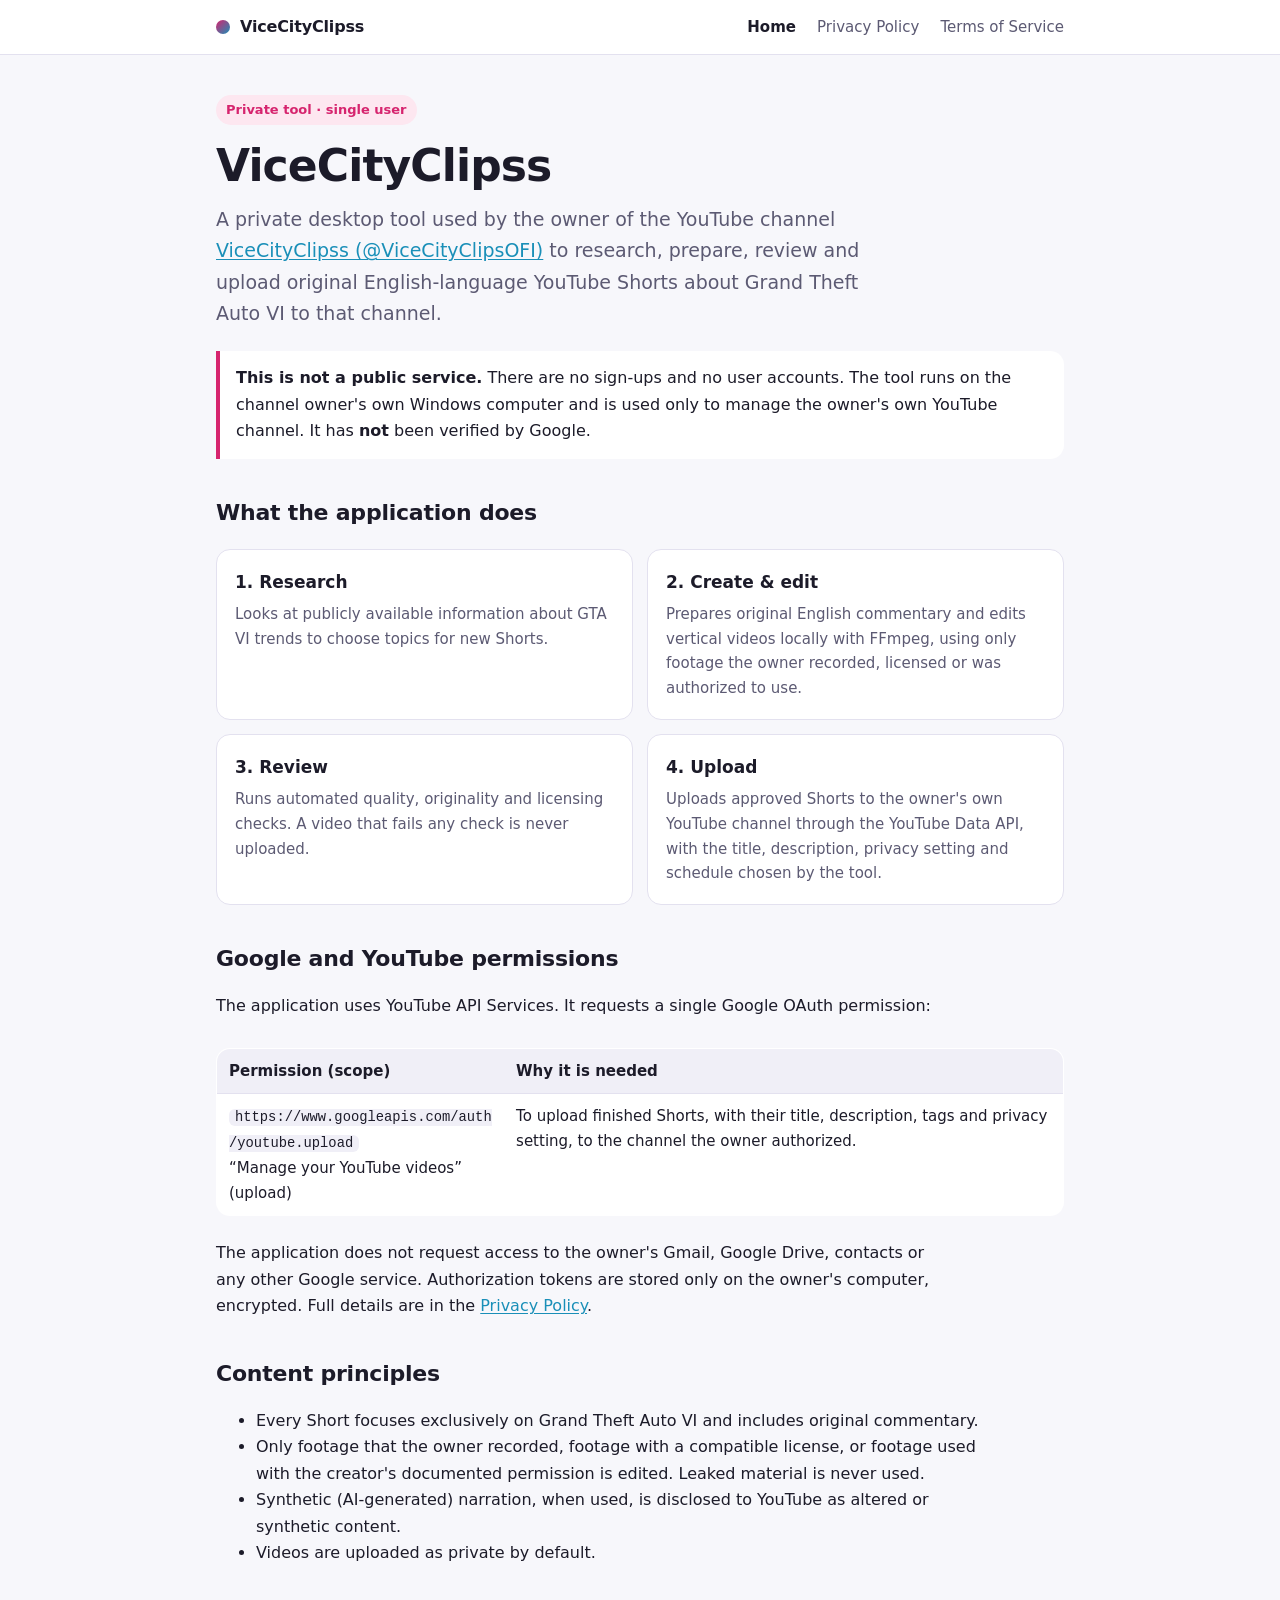
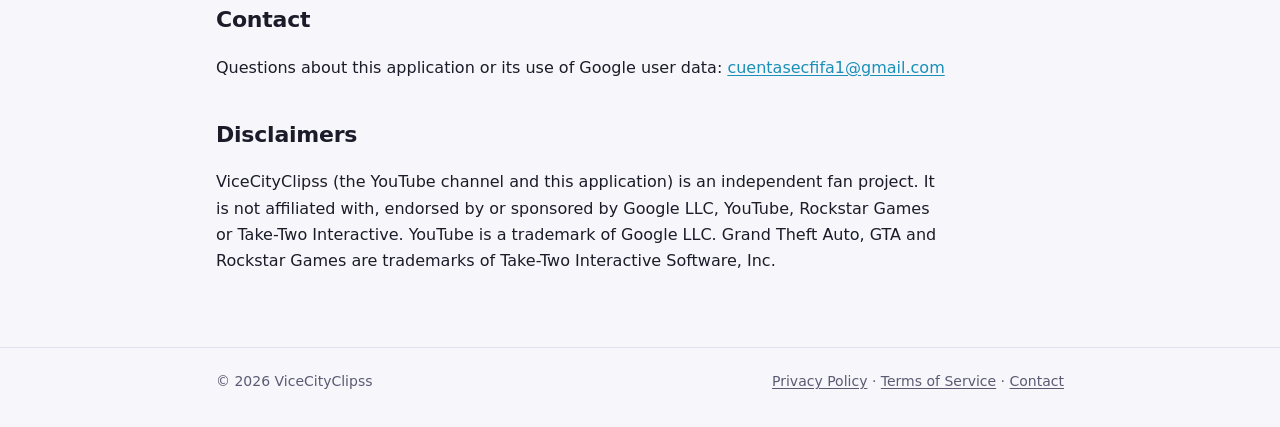
<file: index.html>
<!doctype html>
<html lang="en">
<head>
  <meta charset="utf-8">
  <meta name="viewport" content="width=device-width, initial-scale=1">
  <title>ViceCityClipss</title>
  <meta name="description" content="ViceCityClipss is a private tool used by the owner of the ViceCityClipss YouTube channel to prepare and upload original GTA VI Shorts to that channel.">
  <link rel="stylesheet" href="styles.css">
</head>
<body>
  <header class="site">
    <div class="wrap">
      <a class="brand" href="index.html"><span class="dot" aria-hidden="true"></span>ViceCityClipss</a>
      <nav aria-label="Main">
        <a href="index.html" aria-current="page">Home</a>
        <a href="privacy.html">Privacy Policy</a>
        <a href="terms.html">Terms of Service</a>
      </nav>
    </div>
  </header>

  <main>
    <div class="wrap">
      <section class="hero">
        <span class="badge">Private tool · single user</span>
        <h1>ViceCityClipss</h1>
        <p class="lead">
          A private desktop tool used by the owner of the YouTube channel
          <a href="https://www.youtube.com/@ViceCityClipsOFI">ViceCityClipss (@ViceCityClipsOFI)</a>
          to research, prepare, review and upload original English-language YouTube Shorts about
          Grand Theft Auto VI to that channel.
        </p>
      </section>

      <div class="notice">
        <strong>This is not a public service.</strong> There are no sign-ups and no user accounts.
        The tool runs on the channel owner's own Windows computer and is used only to manage the
        owner's own YouTube channel. It has <strong>not</strong> been verified by Google.
      </div>

      <h2>What the application does</h2>
      <div class="grid">
        <div class="card">
          <h3>1. Research</h3>
          <p>Looks at publicly available information about GTA VI trends to choose topics for new Shorts.</p>
        </div>
        <div class="card">
          <h3>2. Create &amp; edit</h3>
          <p>Prepares original English commentary and edits vertical videos locally with FFmpeg, using only footage the owner recorded, licensed or was authorized to use.</p>
        </div>
        <div class="card">
          <h3>3. Review</h3>
          <p>Runs automated quality, originality and licensing checks. A video that fails any check is never uploaded.</p>
        </div>
        <div class="card">
          <h3>4. Upload</h3>
          <p>Uploads approved Shorts to the owner's own YouTube channel through the YouTube Data API, with the title, description, privacy setting and schedule chosen by the tool.</p>
        </div>
      </div>

      <h2>Google and YouTube permissions</h2>
      <p>
        The application uses YouTube API Services. It requests a single Google OAuth permission:
      </p>
      <div class="table-scroll">
        <table>
          <tr><th>Permission (scope)</th><th>Why it is needed</th></tr>
          <tr>
            <td><code>https://www.googleapis.com/auth/youtube.upload</code><br>“Manage your YouTube videos” (upload)</td>
            <td>To upload finished Shorts, with their title, description, tags and privacy setting, to the channel the owner authorized.</td>
          </tr>
        </table>
      </div>
      <p>
        The application does not request access to the owner's Gmail, Google Drive, contacts or any other
        Google service. Authorization tokens are stored only on the owner's computer, encrypted.
        Full details are in the <a href="privacy.html">Privacy Policy</a>.
      </p>

      <h2>Content principles</h2>
      <ul>
        <li>Every Short focuses exclusively on Grand Theft Auto VI and includes original commentary.</li>
        <li>Only footage that the owner recorded, footage with a compatible license, or footage used with the creator's documented permission is edited. Leaked material is never used.</li>
        <li>Synthetic (AI-generated) narration, when used, is disclosed to YouTube as altered or synthetic content.</li>
        <li>Videos are uploaded as private by default.</li>
      </ul>

      <h2>Contact</h2>
      <p>
        Questions about this application or its use of Google user data:
        <a href="mailto:cuentasecfifa1@gmail.com">cuentasecfifa1@gmail.com</a>
      </p>

      <h2>Disclaimers</h2>
      <p>
        ViceCityClipss (the YouTube channel and this application) is an independent fan project. It is not affiliated
        with, endorsed by or sponsored by Google LLC, YouTube, Rockstar Games or Take-Two Interactive.
        YouTube is a trademark of Google LLC. Grand Theft Auto, GTA and Rockstar Games are trademarks of
        Take-Two Interactive Software, Inc.
      </p>
    </div>
  </main>

  <footer class="site">
    <div class="wrap">
      <span>© 2026 ViceCityClipss</span>
      <span><a href="privacy.html">Privacy Policy</a> · <a href="terms.html">Terms of Service</a> · <a href="mailto:cuentasecfifa1@gmail.com">Contact</a></span>
    </div>
  </footer>
</body>
</html>
</file>
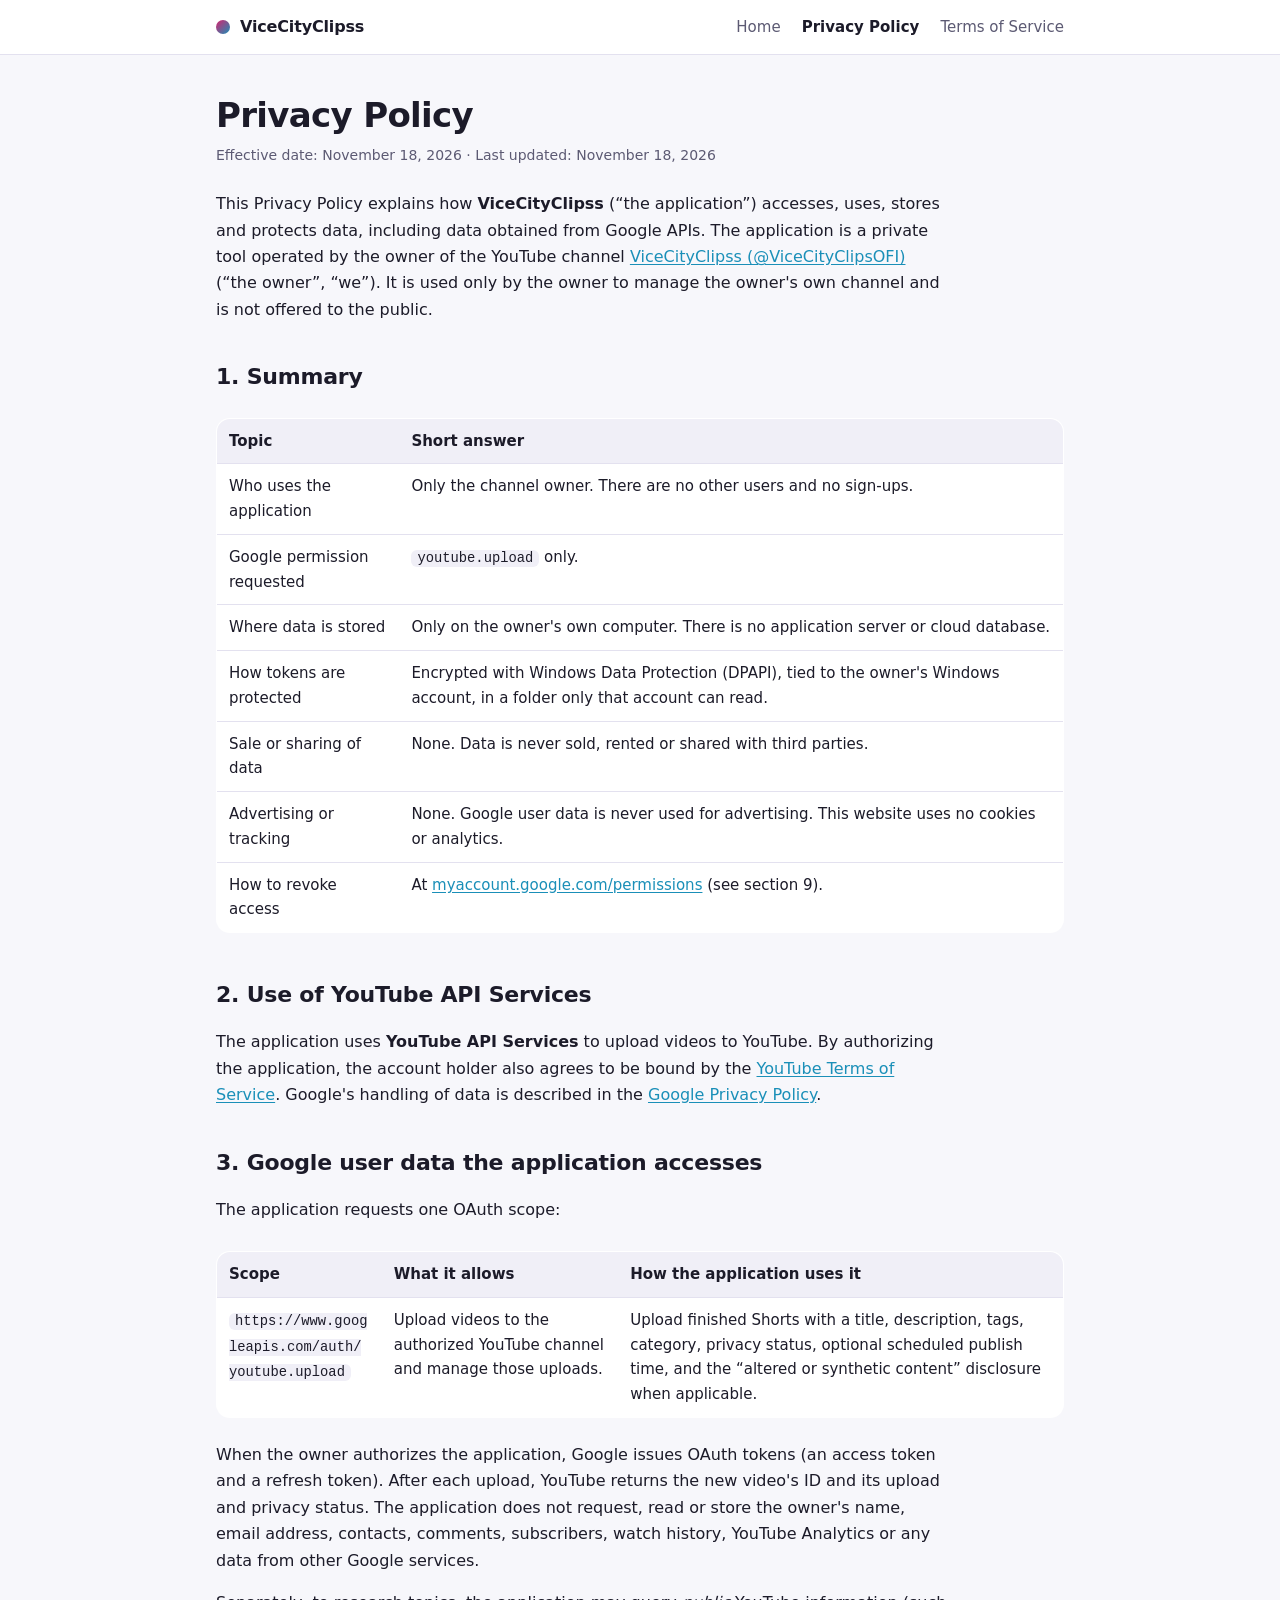
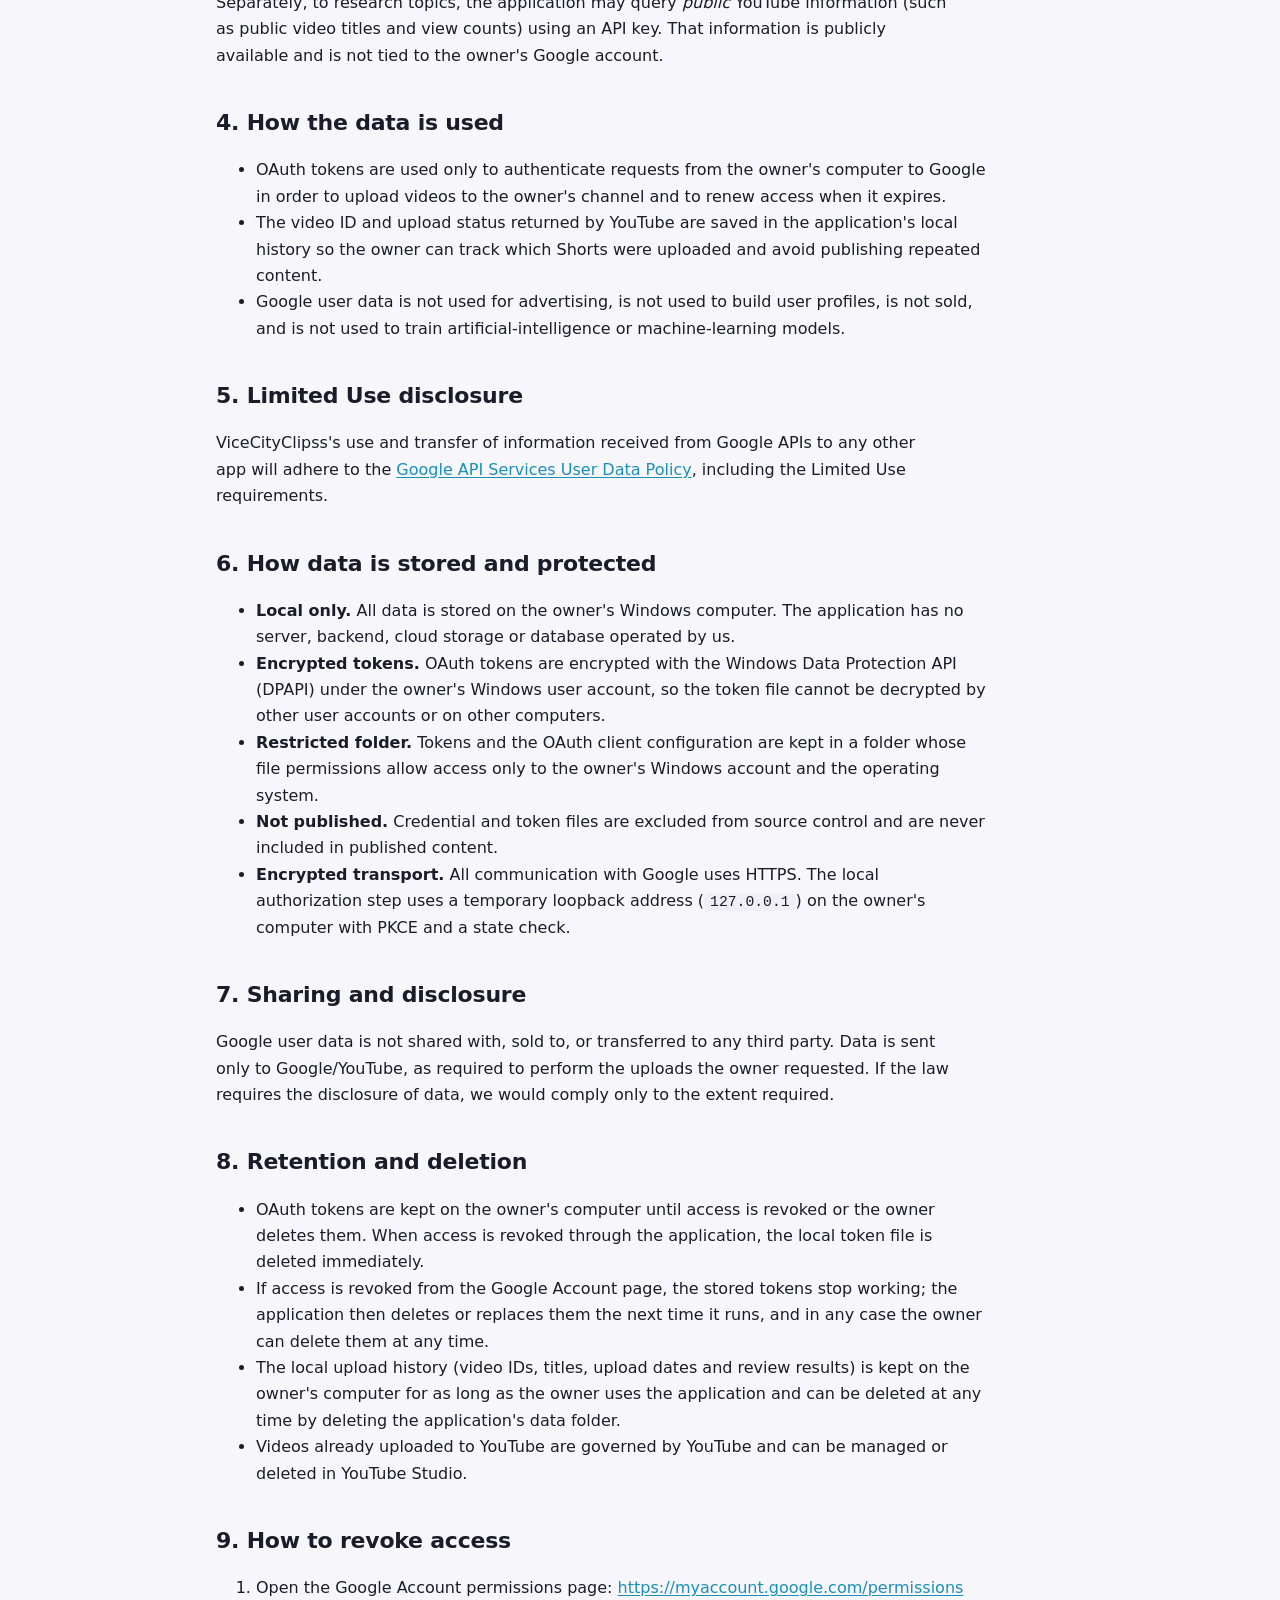
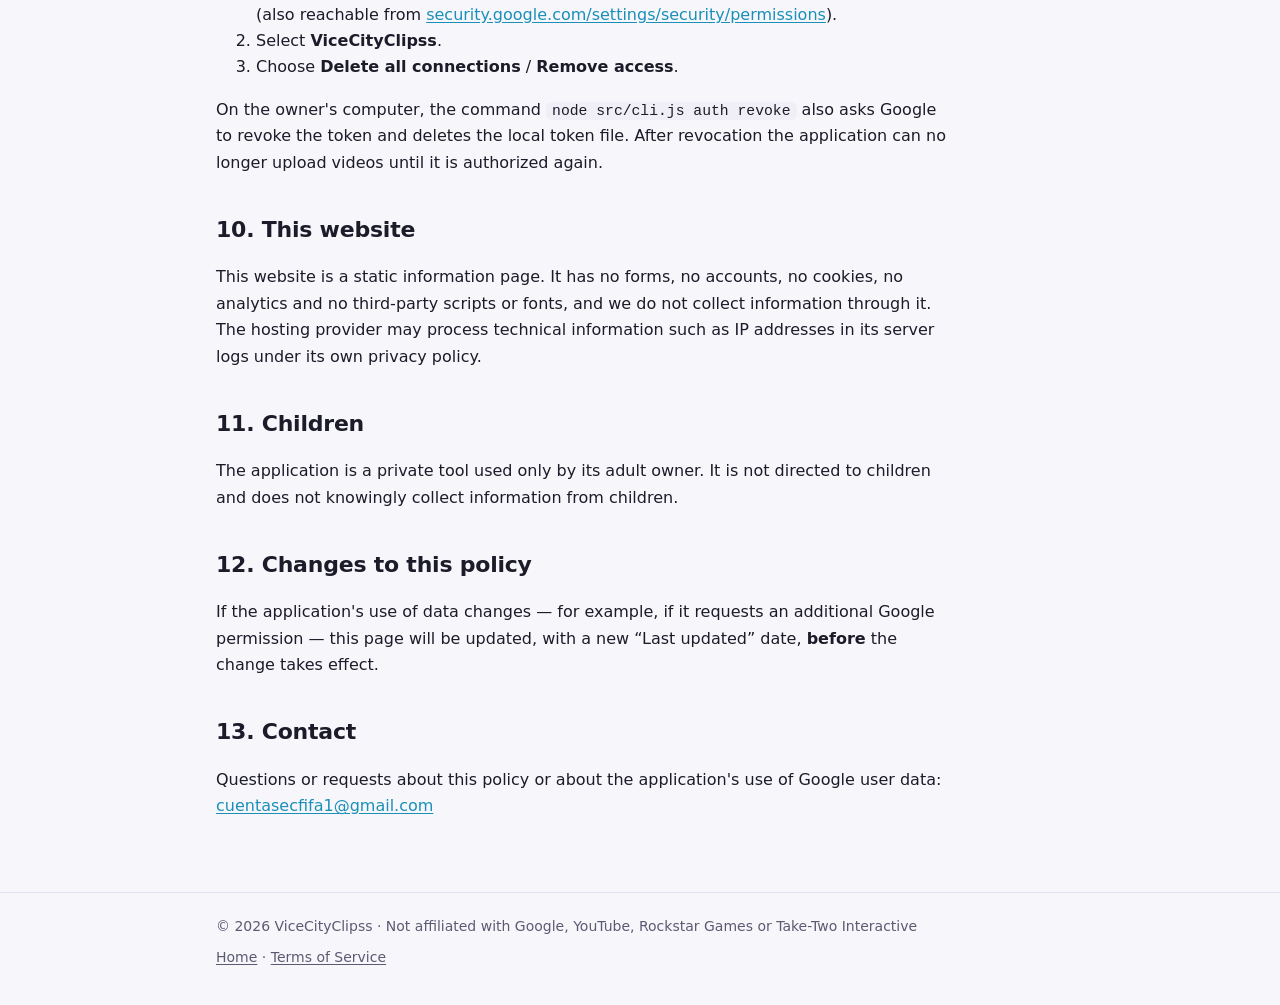
<file: privacy.html>
<!doctype html>
<html lang="en">
<head>
  <meta charset="utf-8">
  <meta name="viewport" content="width=device-width, initial-scale=1">
  <title>Privacy Policy · ViceCityClipss</title>
  <meta name="description" content="How ViceCityClipss accesses, uses, stores and protects Google user data, and how to revoke access.">
  <link rel="stylesheet" href="styles.css">
</head>
<body>
  <header class="site">
    <div class="wrap">
      <a class="brand" href="index.html"><span class="dot" aria-hidden="true"></span>ViceCityClipss</a>
      <nav aria-label="Main">
        <a href="index.html">Home</a>
        <a href="privacy.html" aria-current="page">Privacy Policy</a>
        <a href="terms.html">Terms of Service</a>
      </nav>
    </div>
  </header>

  <main>
    <div class="wrap">
      <h1>Privacy Policy</h1>
      <p class="meta">Effective date: November 18, 2026 · Last updated: November 18, 2026</p>

      <p>
        This Privacy Policy explains how <strong>ViceCityClipss</strong> (“the application”)
        accesses, uses, stores and protects data, including data obtained from Google APIs. The application
        is a private tool operated by the owner of the YouTube channel
        <a href="https://www.youtube.com/@ViceCityClipsOFI">ViceCityClipss (@ViceCityClipsOFI)</a>
        (“the owner”, “we”). It is used only by the owner to manage the owner's own channel and is not offered
        to the public.
      </p>

      <h2>1. Summary</h2>
      <div class="table-scroll">
        <table>
          <tr><th>Topic</th><th>Short answer</th></tr>
          <tr><td>Who uses the application</td><td>Only the channel owner. There are no other users and no sign-ups.</td></tr>
          <tr><td>Google permission requested</td><td><code>youtube.upload</code> only.</td></tr>
          <tr><td>Where data is stored</td><td>Only on the owner's own computer. There is no application server or cloud database.</td></tr>
          <tr><td>How tokens are protected</td><td>Encrypted with Windows Data Protection (DPAPI), tied to the owner's Windows account, in a folder only that account can read.</td></tr>
          <tr><td>Sale or sharing of data</td><td>None. Data is never sold, rented or shared with third parties.</td></tr>
          <tr><td>Advertising or tracking</td><td>None. Google user data is never used for advertising. This website uses no cookies or analytics.</td></tr>
          <tr><td>How to revoke access</td><td>At <a href="https://myaccount.google.com/permissions">myaccount.google.com/permissions</a> (see section 9).</td></tr>
        </table>
      </div>

      <h2>2. Use of YouTube API Services</h2>
      <p>
        The application uses <strong>YouTube API Services</strong> to upload videos to YouTube. By authorizing
        the application, the account holder also agrees to be bound by the
        <a href="https://www.youtube.com/t/terms">YouTube Terms of Service</a>. Google's handling of data is
        described in the <a href="https://policies.google.com/privacy">Google Privacy Policy</a>.
      </p>

      <h2>3. Google user data the application accesses</h2>
      <p>The application requests one OAuth scope:</p>
      <div class="table-scroll">
        <table>
          <tr><th>Scope</th><th>What it allows</th><th>How the application uses it</th></tr>
          <tr>
            <td><code>https://www.googleapis.com/auth/youtube.upload</code></td>
            <td>Upload videos to the authorized YouTube channel and manage those uploads.</td>
            <td>Upload finished Shorts with a title, description, tags, category, privacy status, optional scheduled publish time, and the “altered or synthetic content” disclosure when applicable.</td>
          </tr>
        </table>
      </div>
      <p>
        When the owner authorizes the application, Google issues OAuth tokens (an access token and a refresh
        token). After each upload, YouTube returns the new video's ID and its upload and privacy status.
        The application does not request, read or store the owner's name, email address, contacts, comments,
        subscribers, watch history, YouTube Analytics or any data from other Google services.
      </p>
      <p>
        Separately, to research topics, the application may query <em>public</em> YouTube information (such as
        public video titles and view counts) using an API key. That information is publicly available and is
        not tied to the owner's Google account.
      </p>

      <h2>4. How the data is used</h2>
      <ul>
        <li>OAuth tokens are used only to authenticate requests from the owner's computer to Google in order to upload videos to the owner's channel and to renew access when it expires.</li>
        <li>The video ID and upload status returned by YouTube are saved in the application's local history so the owner can track which Shorts were uploaded and avoid publishing repeated content.</li>
        <li>Google user data is not used for advertising, is not used to build user profiles, is not sold, and is not used to train artificial-intelligence or machine-learning models.</li>
      </ul>

      <h2>5. Limited Use disclosure</h2>
      <p>
        ViceCityClipss's use and transfer of information received from Google APIs to any other app
        will adhere to the
        <a href="https://developers.google.com/terms/api-services-user-data-policy">Google API Services User Data Policy</a>,
        including the Limited Use requirements.
      </p>

      <h2>6. How data is stored and protected</h2>
      <ul>
        <li><strong>Local only.</strong> All data is stored on the owner's Windows computer. The application has no server, backend, cloud storage or database operated by us.</li>
        <li><strong>Encrypted tokens.</strong> OAuth tokens are encrypted with the Windows Data Protection API (DPAPI) under the owner's Windows user account, so the token file cannot be decrypted by other user accounts or on other computers.</li>
        <li><strong>Restricted folder.</strong> Tokens and the OAuth client configuration are kept in a folder whose file permissions allow access only to the owner's Windows account and the operating system.</li>
        <li><strong>Not published.</strong> Credential and token files are excluded from source control and are never included in published content.</li>
        <li><strong>Encrypted transport.</strong> All communication with Google uses HTTPS. The local authorization step uses a temporary loopback address (<code>127.0.0.1</code>) on the owner's computer with PKCE and a state check.</li>
      </ul>

      <h2>7. Sharing and disclosure</h2>
      <p>
        Google user data is not shared with, sold to, or transferred to any third party. Data is sent only to
        Google/YouTube, as required to perform the uploads the owner requested. If the law requires the
        disclosure of data, we would comply only to the extent required.
      </p>

      <h2>8. Retention and deletion</h2>
      <ul>
        <li>OAuth tokens are kept on the owner's computer until access is revoked or the owner deletes them. When access is revoked through the application, the local token file is deleted immediately.</li>
        <li>If access is revoked from the Google Account page, the stored tokens stop working; the application then deletes or replaces them the next time it runs, and in any case the owner can delete them at any time.</li>
        <li>The local upload history (video IDs, titles, upload dates and review results) is kept on the owner's computer for as long as the owner uses the application and can be deleted at any time by deleting the application's data folder.</li>
        <li>Videos already uploaded to YouTube are governed by YouTube and can be managed or deleted in YouTube Studio.</li>
      </ul>

      <h2>9. How to revoke access</h2>
      <ol>
        <li>Open the Google Account permissions page: <a href="https://myaccount.google.com/permissions">https://myaccount.google.com/permissions</a> (also reachable from <a href="https://security.google.com/settings/security/permissions">security.google.com/settings/security/permissions</a>).</li>
        <li>Select <strong>ViceCityClipss</strong>.</li>
        <li>Choose <strong>Delete all connections</strong> / <strong>Remove access</strong>.</li>
      </ol>
      <p>
        On the owner's computer, the command <code>node src/cli.js auth revoke</code> also asks Google to revoke
        the token and deletes the local token file. After revocation the application can no longer upload
        videos until it is authorized again.
      </p>

      <h2>10. This website</h2>
      <p>
        This website is a static information page. It has no forms, no accounts, no cookies, no analytics and
        no third-party scripts or fonts, and we do not collect information through it. The hosting provider
        may process technical information such as IP addresses in its server logs under its own privacy policy.
      </p>

      <h2>11. Children</h2>
      <p>
        The application is a private tool used only by its adult owner. It is not directed to children and does
        not knowingly collect information from children.
      </p>

      <h2>12. Changes to this policy</h2>
      <p>
        If the application's use of data changes — for example, if it requests an additional Google permission —
        this page will be updated, with a new “Last updated” date, <strong>before</strong> the change takes effect.
      </p>

      <h2>13. Contact</h2>
      <p>
        Questions or requests about this policy or about the application's use of Google user data:
        <a href="mailto:cuentasecfifa1@gmail.com">cuentasecfifa1@gmail.com</a>
      </p>
    </div>
  </main>

  <footer class="site">
    <div class="wrap">
      <span>© 2026 ViceCityClipss · Not affiliated with Google, YouTube, Rockstar Games or Take-Two Interactive</span>
      <span><a href="index.html">Home</a> · <a href="terms.html">Terms of Service</a></span>
    </div>
  </footer>
</body>
</html>
</file>
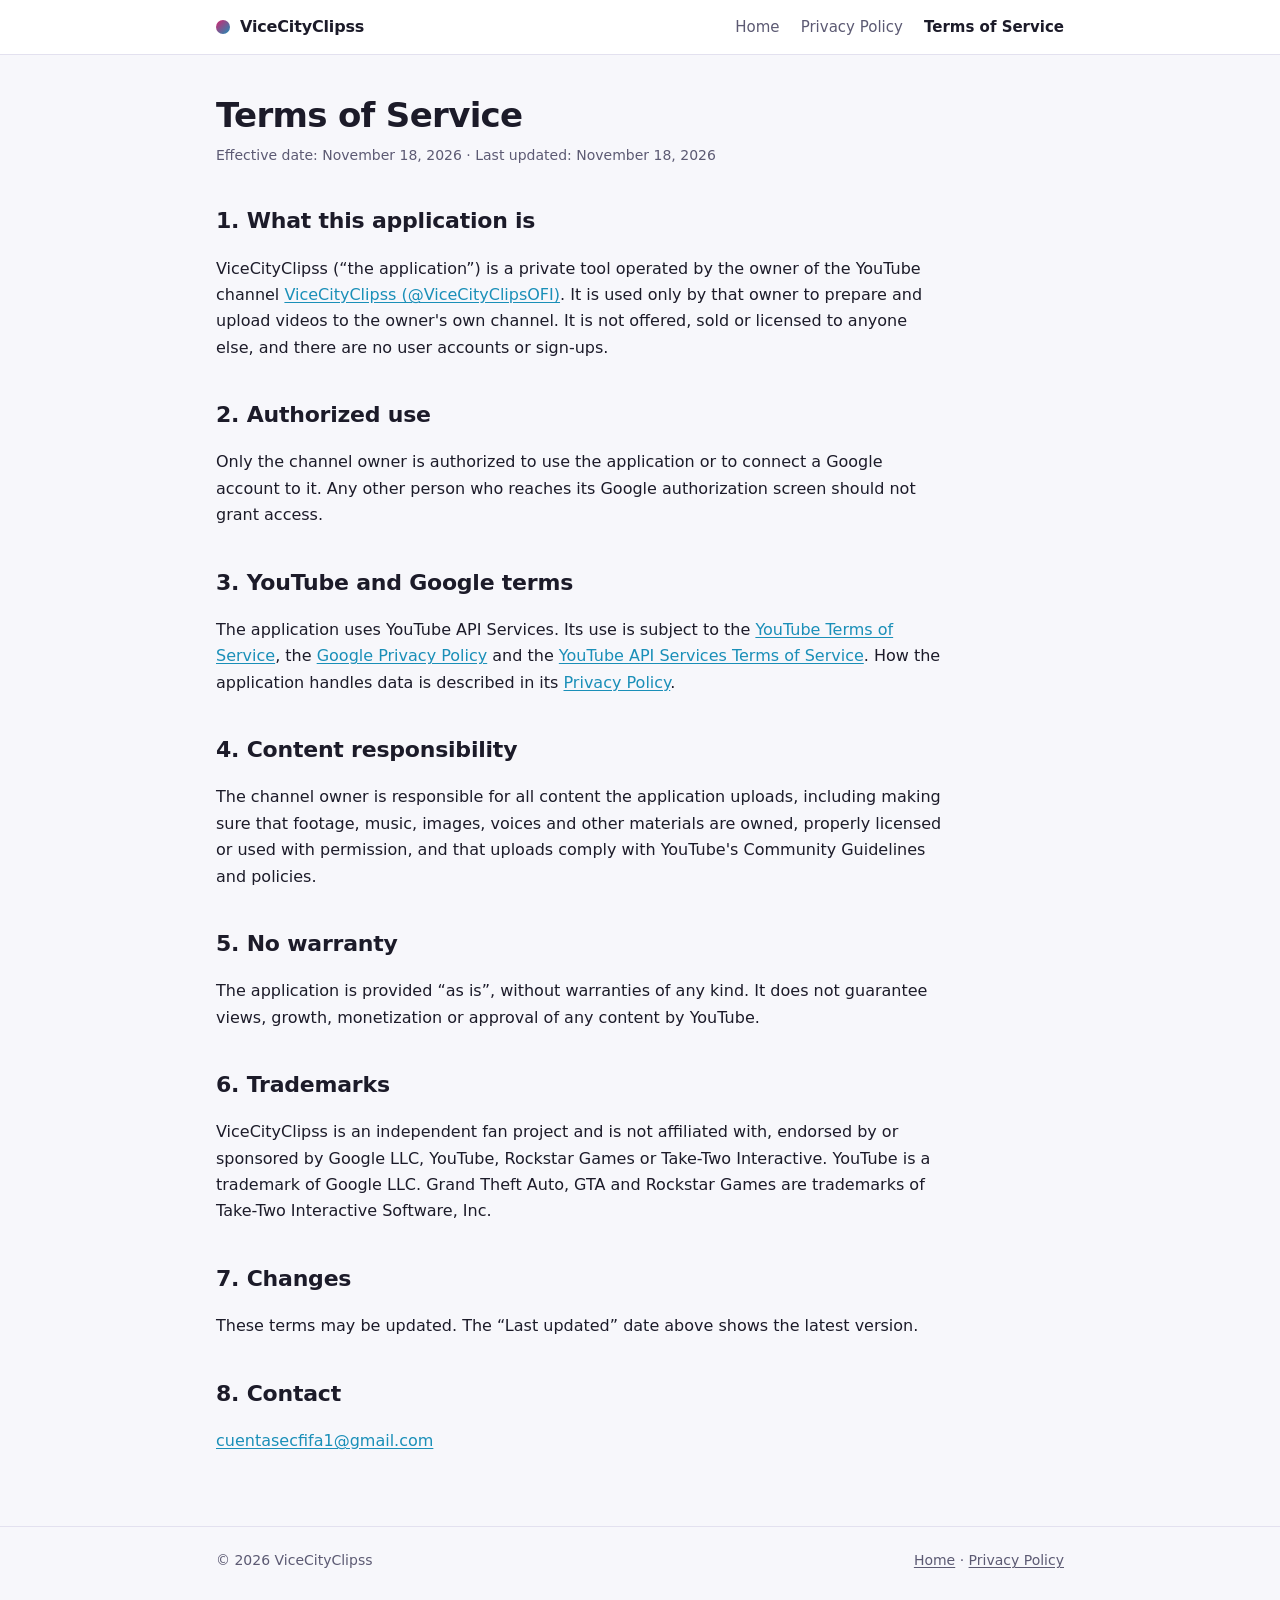
<file: terms.html>
<!doctype html>
<html lang="en">
<head>
  <meta charset="utf-8">
  <meta name="viewport" content="width=device-width, initial-scale=1">
  <title>Terms of Service · ViceCityClipss</title>
  <meta name="description" content="Terms of Service for ViceCityClipss, a private single-user tool.">
  <link rel="stylesheet" href="styles.css">
</head>
<body>
  <header class="site">
    <div class="wrap">
      <a class="brand" href="index.html"><span class="dot" aria-hidden="true"></span>ViceCityClipss</a>
      <nav aria-label="Main">
        <a href="index.html">Home</a>
        <a href="privacy.html">Privacy Policy</a>
        <a href="terms.html" aria-current="page">Terms of Service</a>
      </nav>
    </div>
  </header>

  <main>
    <div class="wrap">
      <h1>Terms of Service</h1>
      <p class="meta">Effective date: November 18, 2026 · Last updated: November 18, 2026</p>

      <h2>1. What this application is</h2>
      <p>
        ViceCityClipss (“the application”) is a private tool operated by the owner of the YouTube
        channel <a href="https://www.youtube.com/@ViceCityClipsOFI">ViceCityClipss (@ViceCityClipsOFI)</a>.
        It is used only by that owner to prepare and upload videos to the owner's own channel. It is not offered,
        sold or licensed to anyone else, and there are no user accounts or sign-ups.
      </p>

      <h2>2. Authorized use</h2>
      <p>
        Only the channel owner is authorized to use the application or to connect a Google account to it.
        Any other person who reaches its Google authorization screen should not grant access.
      </p>

      <h2>3. YouTube and Google terms</h2>
      <p>
        The application uses YouTube API Services. Its use is subject to the
        <a href="https://www.youtube.com/t/terms">YouTube Terms of Service</a>, the
        <a href="https://policies.google.com/privacy">Google Privacy Policy</a> and the
        <a href="https://developers.google.com/youtube/terms/api-services-terms-of-service">YouTube API Services Terms of Service</a>.
        How the application handles data is described in its <a href="privacy.html">Privacy Policy</a>.
      </p>

      <h2>4. Content responsibility</h2>
      <p>
        The channel owner is responsible for all content the application uploads, including making sure that
        footage, music, images, voices and other materials are owned, properly licensed or used with permission,
        and that uploads comply with YouTube's Community Guidelines and policies.
      </p>

      <h2>5. No warranty</h2>
      <p>
        The application is provided “as is”, without warranties of any kind. It does not guarantee views,
        growth, monetization or approval of any content by YouTube.
      </p>

      <h2>6. Trademarks</h2>
      <p>
        ViceCityClipss is an independent fan project and is not affiliated with, endorsed by or sponsored by
        Google LLC, YouTube, Rockstar Games or Take-Two Interactive. YouTube is a trademark of Google LLC.
        Grand Theft Auto, GTA and Rockstar Games are trademarks of Take-Two Interactive Software, Inc.
      </p>

      <h2>7. Changes</h2>
      <p>These terms may be updated. The “Last updated” date above shows the latest version.</p>

      <h2>8. Contact</h2>
      <p><a href="mailto:cuentasecfifa1@gmail.com">cuentasecfifa1@gmail.com</a></p>
    </div>
  </main>

  <footer class="site">
    <div class="wrap">
      <span>© 2026 ViceCityClipss</span>
      <span><a href="index.html">Home</a> · <a href="privacy.html">Privacy Policy</a></span>
    </div>
  </footer>
</body>
</html>
</file>
<file: styles.css>
:root {
  --bg: #f7f7fb;
  --surface: #ffffff;
  --text: #1c1b29;
  --muted: #5c5a73;
  --border: #e3e1ef;
  --accent: #d6246e;
  --accent-2: #1a8fb8;
  --accent-soft: #fde7f0;
  --code-bg: #f0eff7;
  --radius: 14px;
  --maxw: 880px;
}

@media (prefers-color-scheme: dark) {
  :root {
    --bg: #0f0e17;
    --surface: #18172a;
    --text: #ecebf5;
    --muted: #a7a5c0;
    --border: #2b2944;
    --accent: #ff5fa2;
    --accent-2: #4cc3ea;
    --accent-soft: #2a1730;
    --code-bg: #221f38;
  }
}

* { box-sizing: border-box; }

html { -webkit-text-size-adjust: 100%; }

body {
  margin: 0;
  background: var(--bg);
  color: var(--text);
  font: 16px/1.65 system-ui, -apple-system, "Segoe UI", Roboto, "Helvetica Neue", Arial, sans-serif;
}

a { color: var(--accent-2); text-underline-offset: 2px; }
a:hover { color: var(--accent); }

.wrap { max-width: var(--maxw); margin: 0 auto; padding: 0 16px; }

header.site {
  border-bottom: 1px solid var(--border);
  background: var(--surface);
}
header.site .wrap {
  display: flex;
  align-items: center;
  justify-content: space-between;
  gap: 12px;
  flex-wrap: wrap;
  padding-top: 14px;
  padding-bottom: 14px;
}
.brand {
  font-weight: 750;
  letter-spacing: -0.01em;
  color: var(--text);
  text-decoration: none;
  display: inline-flex;
  align-items: center;
  gap: 10px;
}
.brand .dot {
  width: 14px;
  height: 14px;
  border-radius: 50%;
  background: linear-gradient(135deg, var(--accent), var(--accent-2));
  flex: none;
}
nav a {
  color: var(--muted);
  text-decoration: none;
  margin-left: 16px;
  font-size: 15px;
}
nav a:first-child { margin-left: 0; }
nav a[aria-current="page"] { color: var(--text); font-weight: 600; }
nav a:hover { color: var(--accent); }

main { padding: 40px 0 56px; }

.hero h1 {
  font-size: clamp(30px, 6vw, 44px);
  line-height: 1.12;
  letter-spacing: -0.02em;
  margin: 0 0 14px;
}
.hero p.lead { font-size: 19px; color: var(--muted); margin: 0 0 22px; max-width: 680px; }

.badge {
  display: inline-block;
  font-size: 13px;
  font-weight: 600;
  padding: 4px 10px;
  border-radius: 999px;
  background: var(--accent-soft);
  color: var(--accent);
  margin-bottom: 16px;
}

h1 { font-size: 34px; line-height: 1.2; letter-spacing: -0.02em; margin: 0 0 8px; }
h2 { font-size: 22px; margin: 36px 0 10px; letter-spacing: -0.01em; }
h3 { font-size: 17px; margin: 22px 0 6px; }
p, li { max-width: 72ch; }
.meta { color: var(--muted); font-size: 14px; margin: 0 0 24px; }

.grid {
  display: grid;
  grid-template-columns: repeat(2, minmax(0, 1fr));
  gap: 14px;
  margin: 18px 0;
}
.card {
  background: var(--surface);
  border: 1px solid var(--border);
  border-radius: var(--radius);
  padding: 18px;
}
.card h3 { margin-top: 0; }
.card p { margin: 0; color: var(--muted); font-size: 15px; }

.notice {
  border-left: 4px solid var(--accent);
  background: var(--surface);
  border-radius: 0 var(--radius) var(--radius) 0;
  padding: 14px 16px;
  margin: 20px 0;
}

table {
  width: 100%;
  border-collapse: collapse;
  background: var(--surface);
  border: 1px solid var(--border);
  border-radius: var(--radius);
  overflow: hidden;
  font-size: 15px;
  margin: 12px 0 8px;
}
th, td { text-align: left; vertical-align: top; padding: 10px 12px; border-bottom: 1px solid var(--border); }
tr:last-child td { border-bottom: 0; }
th { font-weight: 650; background: var(--code-bg); }
.table-scroll { overflow-x: auto; }

code {
  font-family: ui-monospace, "Cascadia Code", Consolas, monospace;
  font-size: 0.92em;
  background: var(--code-bg);
  padding: 1px 6px;
  border-radius: 6px;
  word-break: break-word;
}

footer.site {
  border-top: 1px solid var(--border);
  color: var(--muted);
  font-size: 14px;
  padding: 22px 0 36px;
}
footer.site .wrap { display: flex; flex-wrap: wrap; gap: 8px 20px; justify-content: space-between; }
footer.site a { color: var(--muted); }

@media (max-width: 620px) {
  .grid { grid-template-columns: 1fr; }
}

@media (max-width: 520px) {
  nav a { margin-left: 12px; font-size: 14px; }
  main { padding-top: 28px; }
}
</file>
